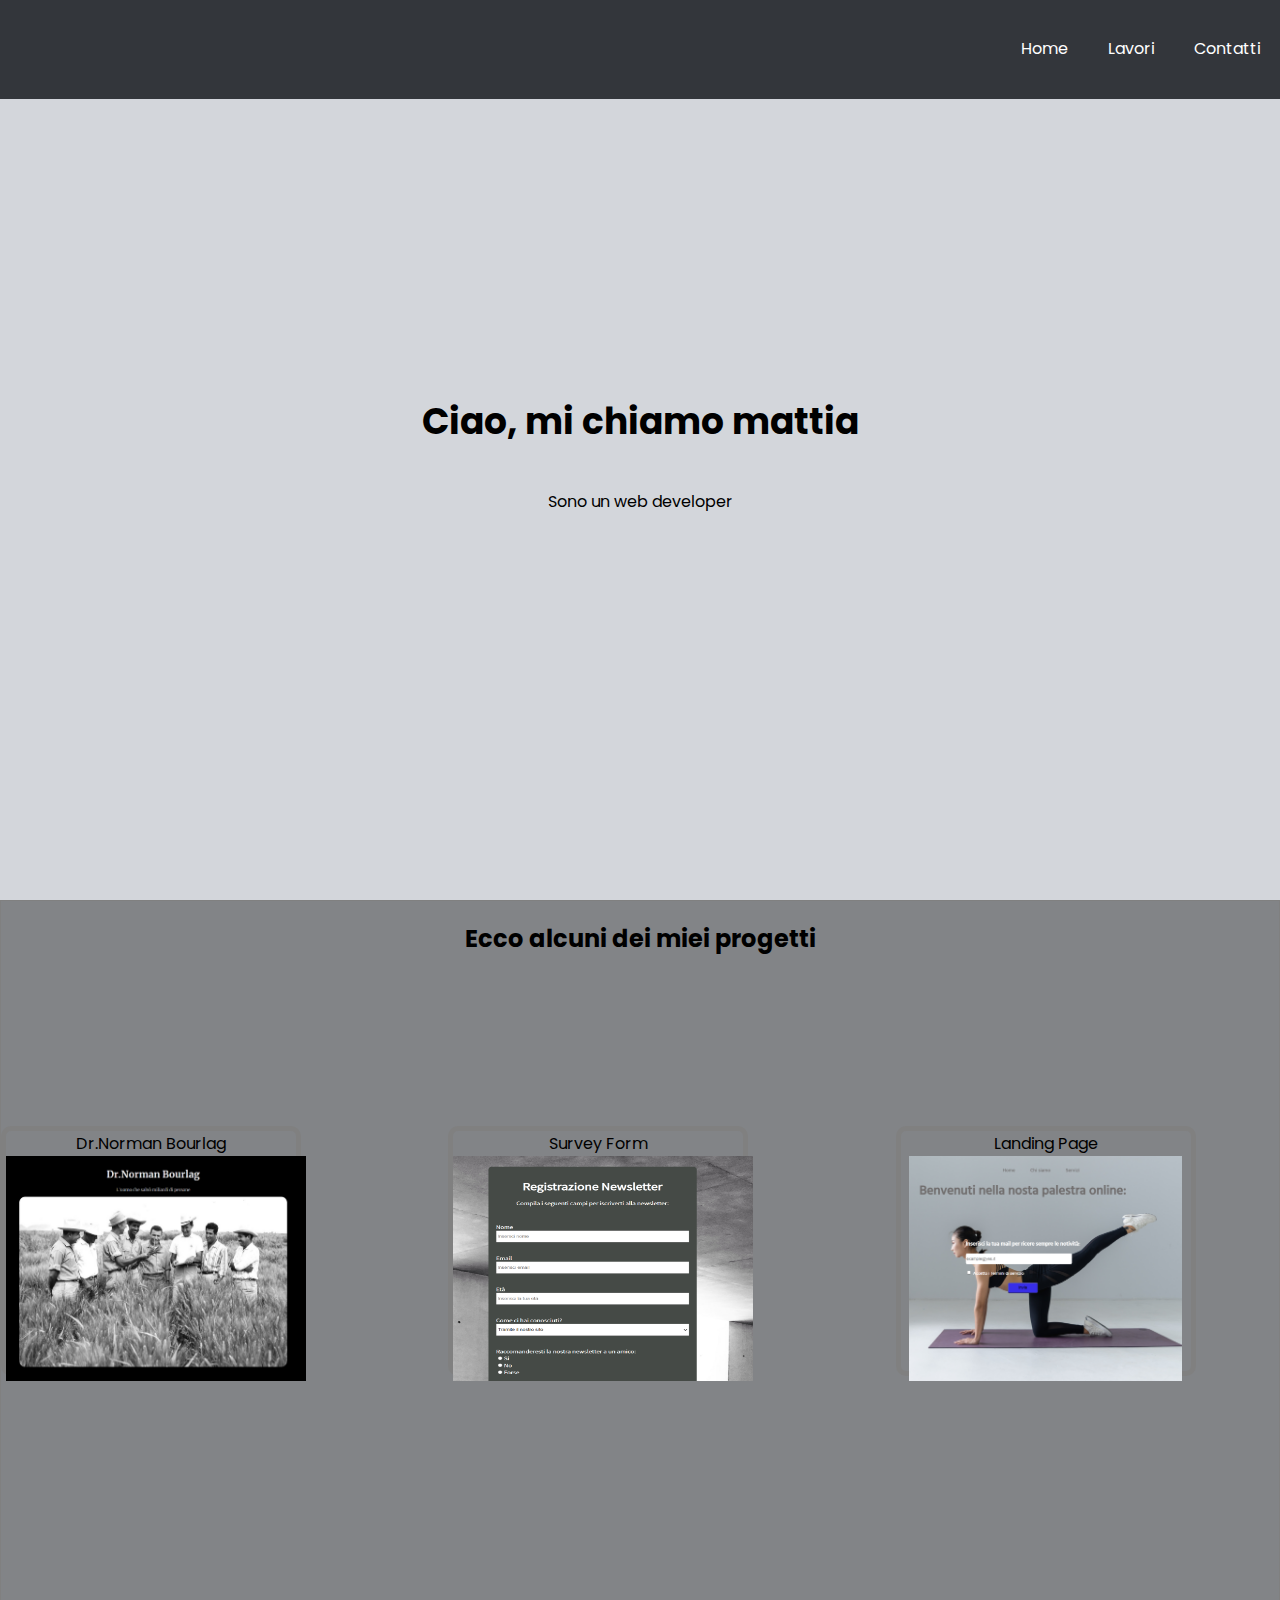
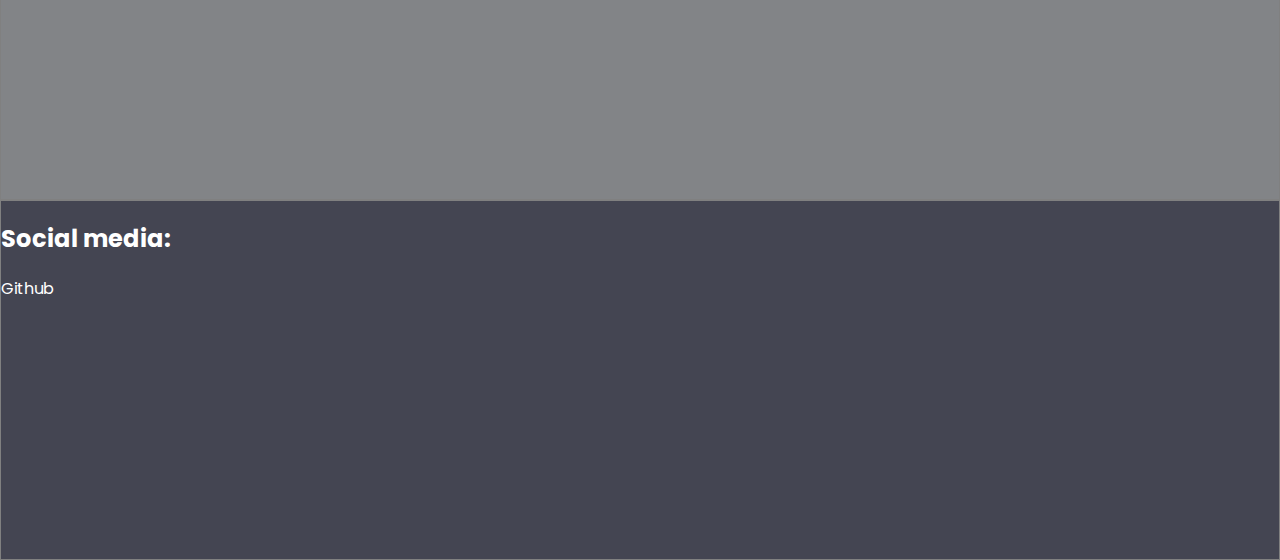
<file: Portfolio Page/index.html>
<!DOCTYPE html>
<html lang="en" dir="ltr">
  <head>
    <meta charset="utf-8">
    <link rel="stylesheet" href="style.css">
    <link rel="preconnect" href="https://fonts.gstatic.com">
<link href="https://fonts.googleapis.com/css2?family=Poppins:ital,wght@0,400;1,200&display=swap" rel="stylesheet">
    <title>Portfolio</title>
  </head>
  <body class="body">
    <nav id="navbar" class="menu">
      <ul>
        <li><a href="#welcome-section">Home</a></li>
        <li><a href="#projects">Lavori</a></li>
        <li><a href="#contatti">Contatti</a></li>
      </ul>
    </nav>

    <div id="welcome-section" class="principal">
      <h1>Ciao, mi chiamo mattia</h1>
      <p>Sono un web developer</p>
    </div>
    <div id="projects" class="projects">
      <h2>Ecco alcuni dei miei progetti</h2>
        <br>
        <br>
        <br>
        <br>
        <br>
        <br>
      <div class="project-content">
        <div id="project-title" class="project-title"><a href="Dr.Norman2/index.html">Dr.Norman Bourlag
          <img src="Dr.img.png" alt="" width="300px" height="225px">
          </a>
        </div>
        <div id="project-title" class="project-title">
          <a href="Survey form/index.html">
            Survey Form
            <img src="Sf.png" alt="" width="300px" height="225px">
          </a>
        </div>
        <div id="project-title" class="project-title">
          <a href="landing page/index.html">
            Landing Page
            <img src="Lp.png" alt="width="300px" height="225px"">
          </a>
        </div>
      </div>
    </div>

    <div id="contatti" class="contatti">
      <h2>Social media:</h2>
      <div class="contact-links">
        <a href="https://github.com/Mattiamonni" id="profile-link">
          Github
        </a>
      </div>

    </div>

  </body>
</html>
</file>
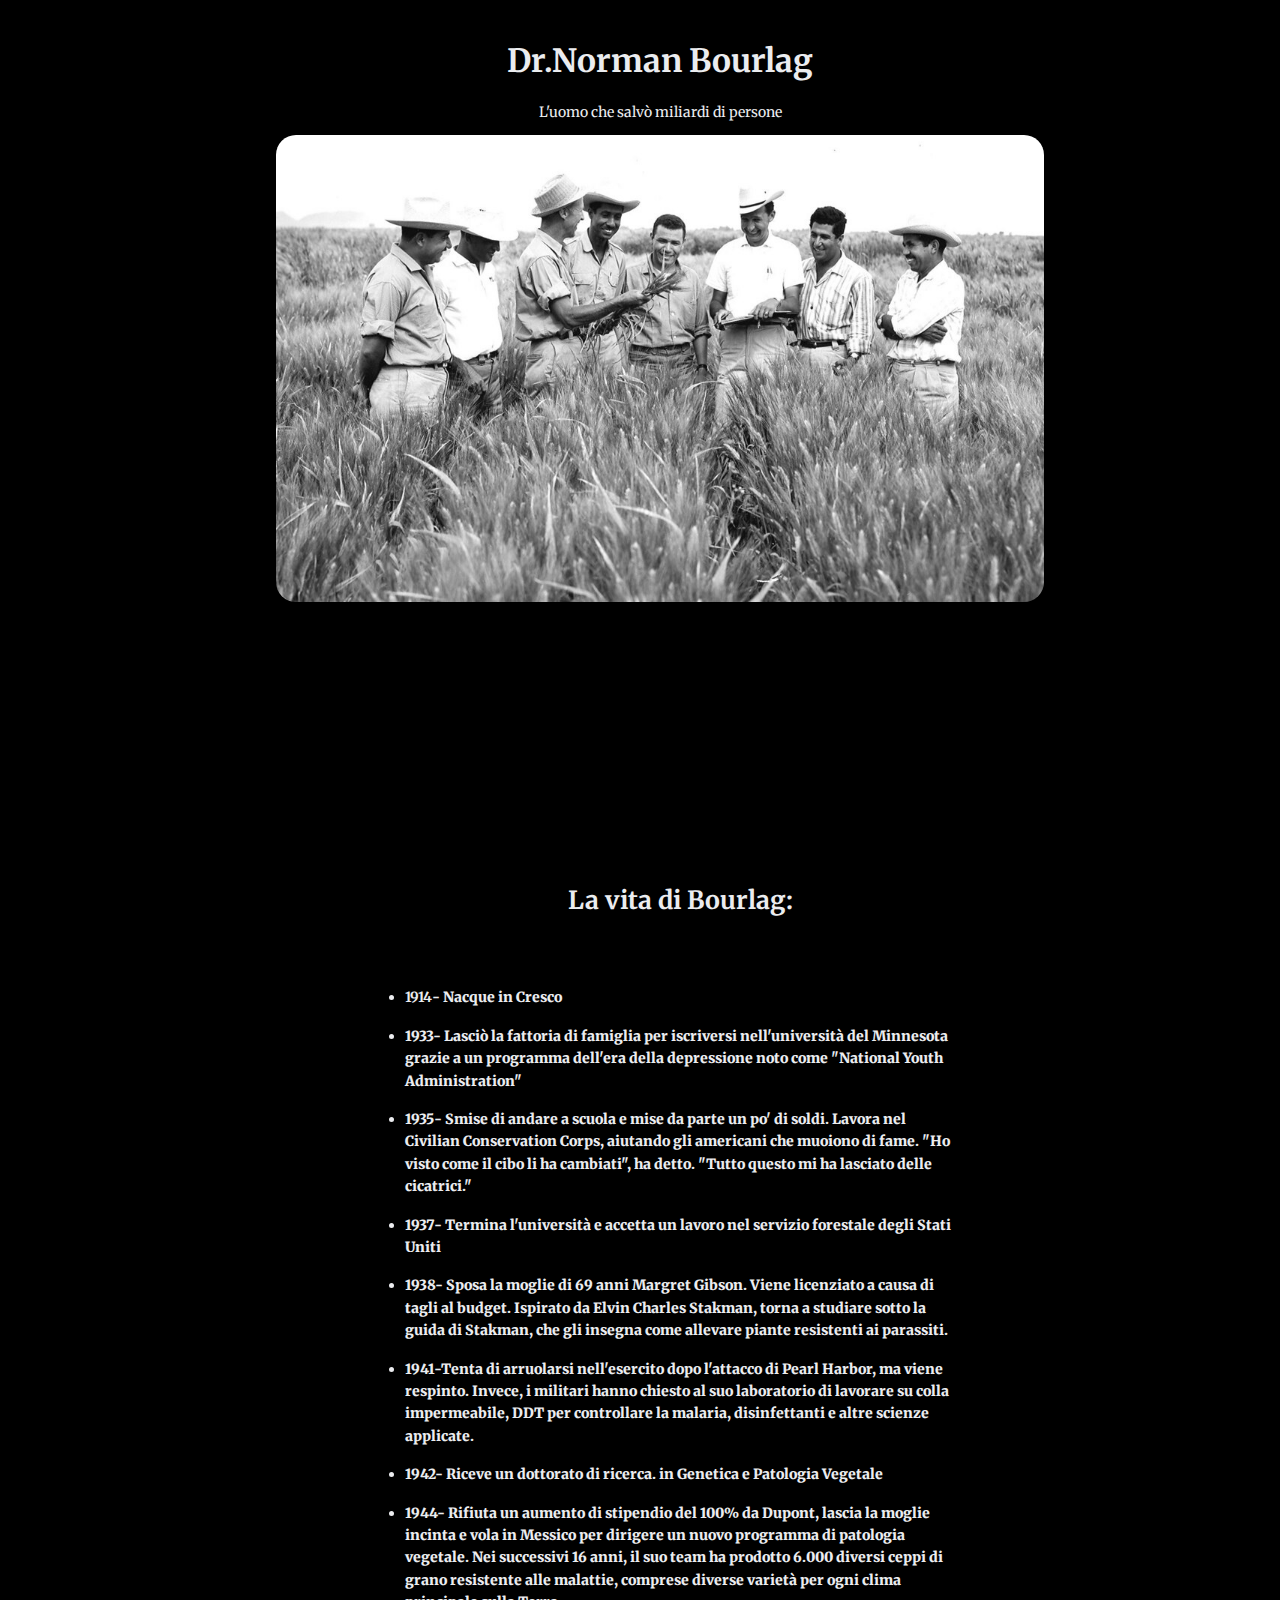
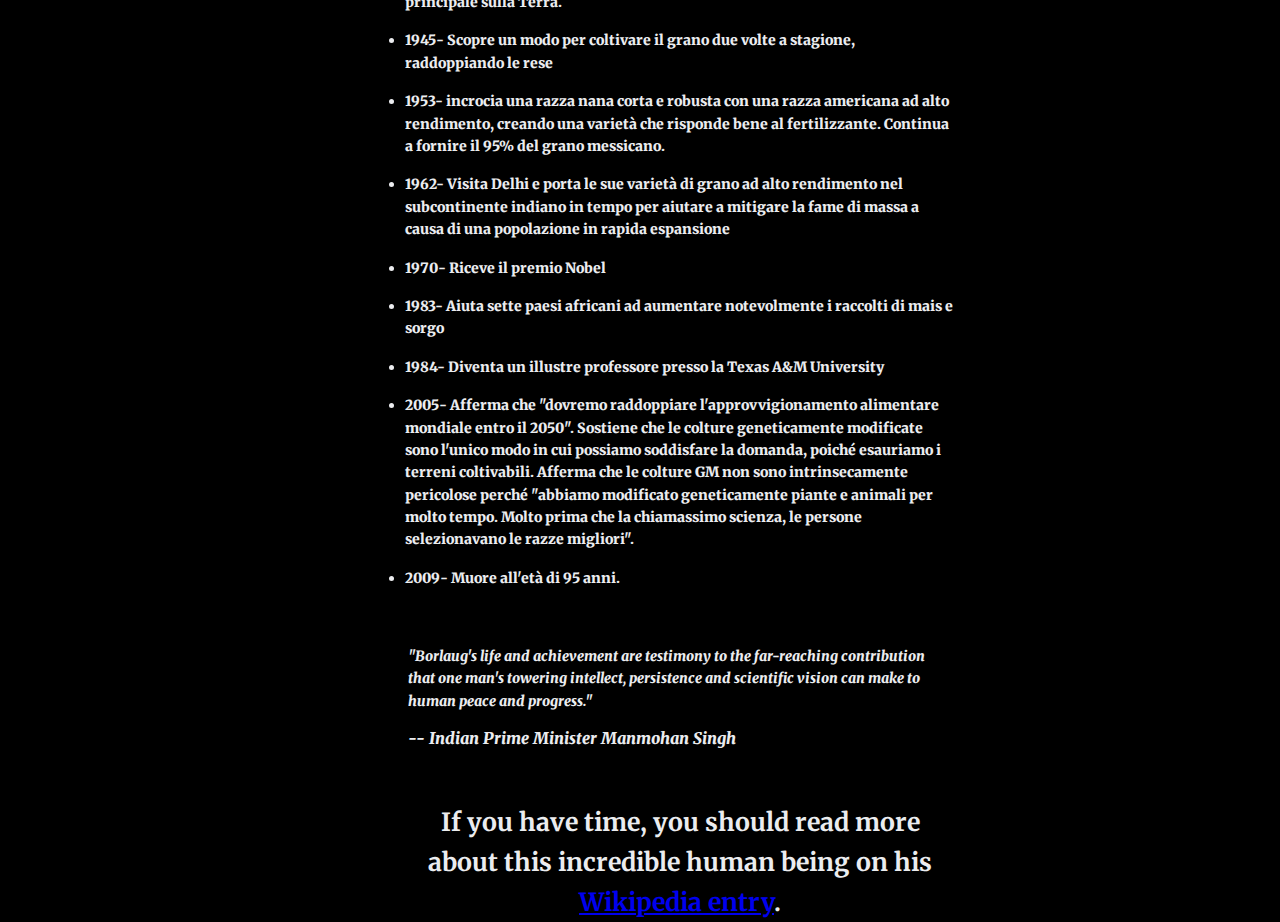
<file: Portfolio Page/Dr.Norman2/index.html>
<html lang="en" dir="ltr">
  <head>
    <meta charset="utf-8">
    <title>Dr Norman Bourlag</title>
    <link rel="preconnect" href="https://fonts.gstatic.com">
<link href="https://fonts.googleapis.com/css2?family=Merriweather:wght@300;700&display=swap" rel="stylesheet">
    <link rel="stylesheet" href="css.css">
  </head>
  <body class="body">
    <main class="main">
      <h1>Dr.Norman Bourlag</h1>
      <p>L'uomo che salvò miliardi di persone</p>

    <div class="img_content">
      <img src="img.jpg" alt="" class="img">
    </div>
    <section>
      <ul>
        <h3 <class="headline" ></class>La vita di Bourlag:</h3>
        <br>
        <li><strong>1914<strong>- Nacque in Cresco</li>
        <li><strong>1933</strong>- Lasciò la fattoria di famiglia per iscriversi nell'università del Minnesota grazie a un programma dell'era della depressione noto come "National Youth Administration" </li>
        <li><strong>1935</strong>- Smise di andare a scuola e mise da parte un po' di soldi. Lavora nel Civilian Conservation Corps, aiutando gli americani che muoiono di fame. "Ho visto come il cibo li ha cambiati", ha detto. "Tutto questo mi ha lasciato delle cicatrici."</li>
        <li><strong>1937</strong>- Termina l'università e accetta un lavoro nel servizio forestale degli Stati Uniti</li>
        <li><strong>1938</strong>- Sposa la moglie di 69 anni Margret Gibson. Viene licenziato a causa di tagli al budget. Ispirato da Elvin Charles Stakman, torna a studiare sotto la guida di Stakman, che gli insegna come allevare piante resistenti ai parassiti.</li>
        <li><strong>1941</strong>-Tenta di arruolarsi nell'esercito dopo l'attacco di Pearl Harbor, ma viene respinto. Invece, i militari hanno chiesto al suo laboratorio di lavorare su colla impermeabile, DDT per controllare la malaria, disinfettanti e altre scienze applicate. </li>
        <li><strong>1942</strong>- Riceve un dottorato di ricerca. in Genetica e Patologia Vegetale</li>
        <li><strong>1944</strong>- Rifiuta un aumento di stipendio del 100% da Dupont, lascia la moglie incinta e vola in Messico per dirigere un nuovo programma di patologia vegetale. Nei successivi 16 anni, il suo team ha prodotto 6.000 diversi ceppi di grano resistente alle malattie, comprese diverse varietà per ogni clima principale sulla Terra.</li>
        <li><strong>1945</strong>- Scopre un modo per coltivare il grano due volte a stagione, raddoppiando le rese</li>
        <li><strong>1953</strong>- incrocia una razza nana corta e robusta con una razza americana ad alto rendimento, creando una varietà che risponde bene al fertilizzante. Continua a fornire il 95% del grano messicano.</li>
        <li><strong>1962</strong>- Visita Delhi e porta le sue varietà di grano ad alto rendimento nel subcontinente indiano in tempo per aiutare a mitigare la fame di massa a causa di una popolazione in rapida espansione</li>
        <li><strong>1970</strong>- Riceve il premio Nobel</li>
        <li><strong>1983</strong>- Aiuta sette paesi africani ad aumentare notevolmente i raccolti di mais e sorgo</li>
        <li><strong>1984</strong>- Diventa un illustre professore presso la Texas A&M University</li>
        <li><strong>2005</strong>- Afferma che "dovremo raddoppiare l'approvvigionamento alimentare mondiale entro il 2050". Sostiene che le colture geneticamente modificate sono l'unico modo in cui possiamo soddisfare la domanda, poiché esauriamo i terreni coltivabili. Afferma che le colture GM non sono intrinsecamente pericolose perché "abbiamo modificato geneticamente piante e animali per molto tempo. Molto prima che la chiamassimo scienza, le persone selezionavano le razze migliori".</li>
        <li><strong>2009</strong>- Muore all'età di 95 anni.</li>
        <br>

        <blockquote
        cite="http://news.rediff.com/report/2009/sep/14/pm-pays-tribute-to-father-of-green-revolution-borlaug.htm"
      >
        <p>
          "Borlaug's life and achievement are testimony to the far-reaching
          contribution that one man's towering intellect, persistence and
          scientific vision can make to human peace and progress."
        </p>
        <cite>-- Indian Prime Minister Manmohan Singh</cite>
      </blockquote>

      <h3>
         If you have time, you should read more about this incredible human being
         on his
         <a
           id="tribute-link"
           href="https://en.wikipedia.org/wiki/Norman_Borlaug"
           target="_blank"
           >Wikipedia entry</a
         >.
       </h3>


      </ul>
    </section>
    </main>
  </body>
</html>
</file>
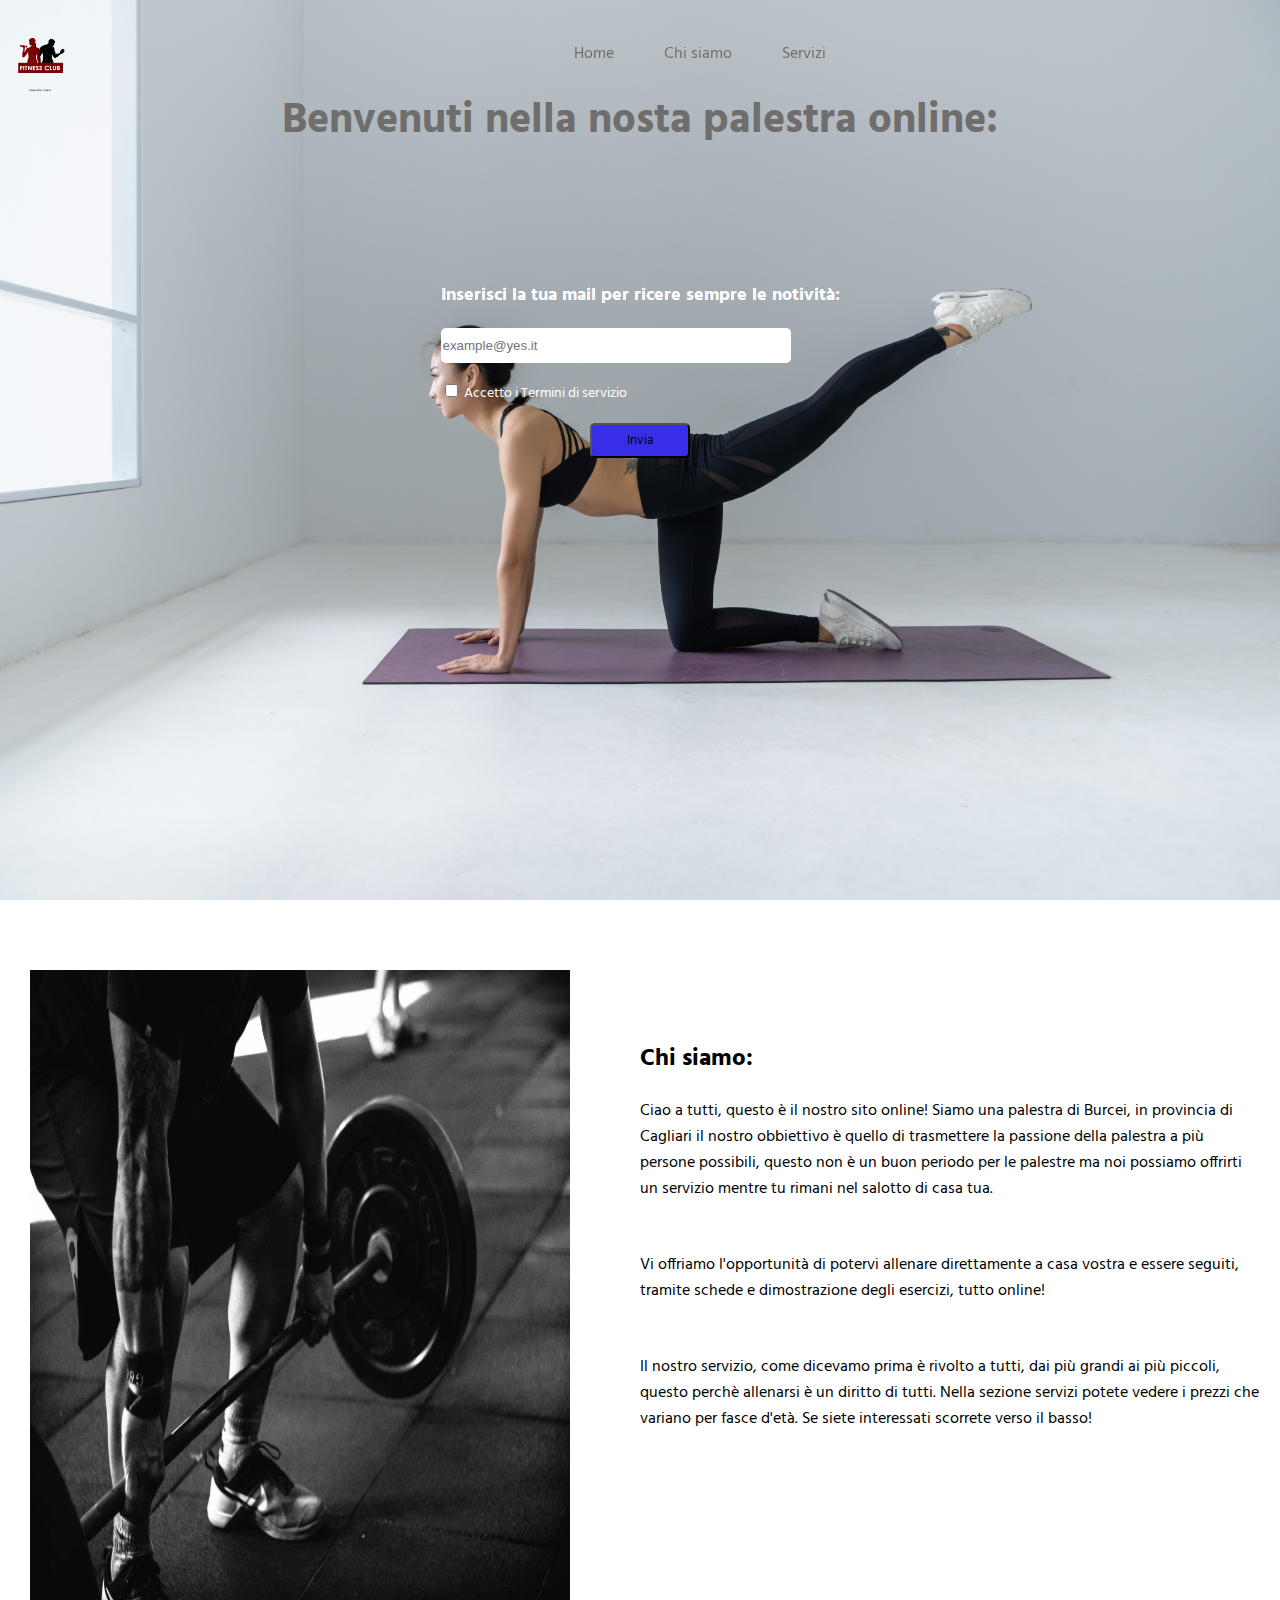
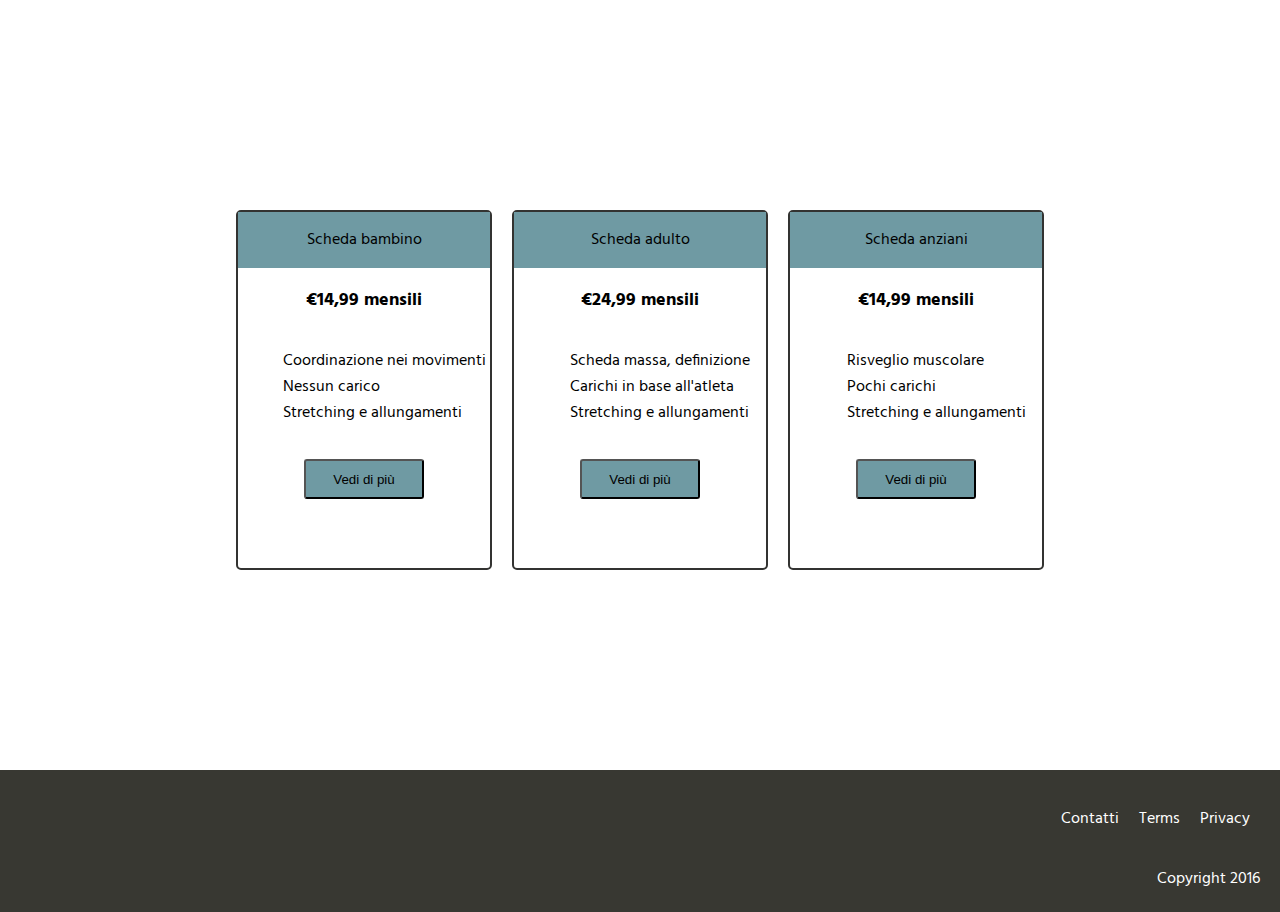
<file: Portfolio Page/landing page/index.html>
<!DOCTYPE html>
<html lang="en" dir="ltr">
  <head>
    <meta charset="utf-8">
    <link rel="stylesheet" href="style.css">

    <link rel="preconnect" href="https://fonts.gstatic.com">
<link href="https://fonts.googleapis.com/css2?family=Hind:wght@300;500&display=swap" rel="stylesheet">
    <title>Landing Page</title>
  </head>
  <body class="body" >

    <header class="navbar">
      <div class="logo">
          <a href="index.html"><img src="logo.png" alt="Il logo della nostra azienda" class="logo"></a>
          </div>
          <ul class="menu">
            <li><a href="index.html">Home</a> </li>
            <li><a href="#chisiamo">Chi siamo</a> </li>
            <li><a href="#_servizi">Servizi</a> </li>
          </ul>
    </header>

    <div class="main">
      <div class="titolo"><h1>Benvenuti nella nosta palestra online:</h1></div>
      <div class="main_mail">
        <form action="" class="mail_style">
          <label for="">
            <h3>Inserisci la tua mail per ricere sempre le notività:</h3>
            <input type="mail" class="input_mail" placeholder="example@yes.it"></label>
            <br><br>
          <label for="" class="label_check">
            <input type="checkbox" class="check_mail" required>
            Accetto i Termini di servizio
            </label>
            <br><br>
            <div class="btn_content">
              <button type="submit" name="button" class="btn">Invia</button>
            </div>
        </form>
      </div>
    </div>

        <div class="chisiamo" id="chisiamo">
          <div class="img_container">
            <img src="imgdsc.jpg" alt="" class="img">
        </div>
        <div class="description">
          <h2>Chi siamo:</h2>
            <p>Ciao a tutti, questo è il nostro sito online! Siamo una palestra di Burcei, in provincia di Cagliari il nostro obbiettivo è quello di trasmettere la passione della palestra a più persone possibili, questo non è un buon periodo per le palestre ma noi possiamo offrirti un servizio mentre tu rimani nel salotto di casa tua.</p>
          <br>
            <p>Vi offriamo l'opportunità di potervi allenare direttamente a casa vostra e essere seguiti, tramite schede e dimostrazione degli esercizi, tutto online!</p>
          <br>
            <p>Il nostro servizio, come dicevamo prima è rivolto a tutti, dai più grandi ai più piccoli, questo perchè allenarsi è un diritto di tutti. Nella sezione servizi potete vedere i prezzi che variano per fasce d'età. Se siete interessati scorrete verso il basso!</p>
        </div>
    </div>

    <div class="servizi" id="_servzi">
      <div class="schede">
        <div class="titolos">Scheda bambino</div>
        <h3>€14,99 mensili</h3>
          <ol>
            <li>Coordinazione nei movimenti</li>
            <li>Nessun carico</li>
            <li>Stretching e allungamenti</li>
          </ol>
          <br>
          <button type="button" name="button" class="btn_schede">Vedi di più</button>
      </div>
      <div class="schede">
        <div class="titolos">Scheda adulto</div>
        <h3>€24,99 mensili</h3>
          <ol>
            <li>Scheda massa, definizione</li>
            <li>Carichi in base all'atleta</li>
            <li>Stretching e allungamenti</li>
          </ol>
          <br>
          <button type="button" name="button" class="btn_schede">Vedi di più</button>
      </div>
      <div class="schede">
        <div class="titolos">Scheda anziani</div>
        <h3>€14,99 mensili</h3>
          <ol>
            <li>Risveglio muscolare</li>
            <li>Pochi carichi</li>
            <li>Stretching e allungamenti</li>
          </ol>
          <br>
          <button type="button" name="button" class="btn_schede">Vedi di più</button>
      </div>
    </div>


  <footer class="footer">
    <ol>
      <li>Contatti</li>
      <li>Terms</li>
      <li>Privacy</li>
    </ol>
    <br>
    <span>Copyright 2016</span>
  </footer>

  </body>
</html>
</file>
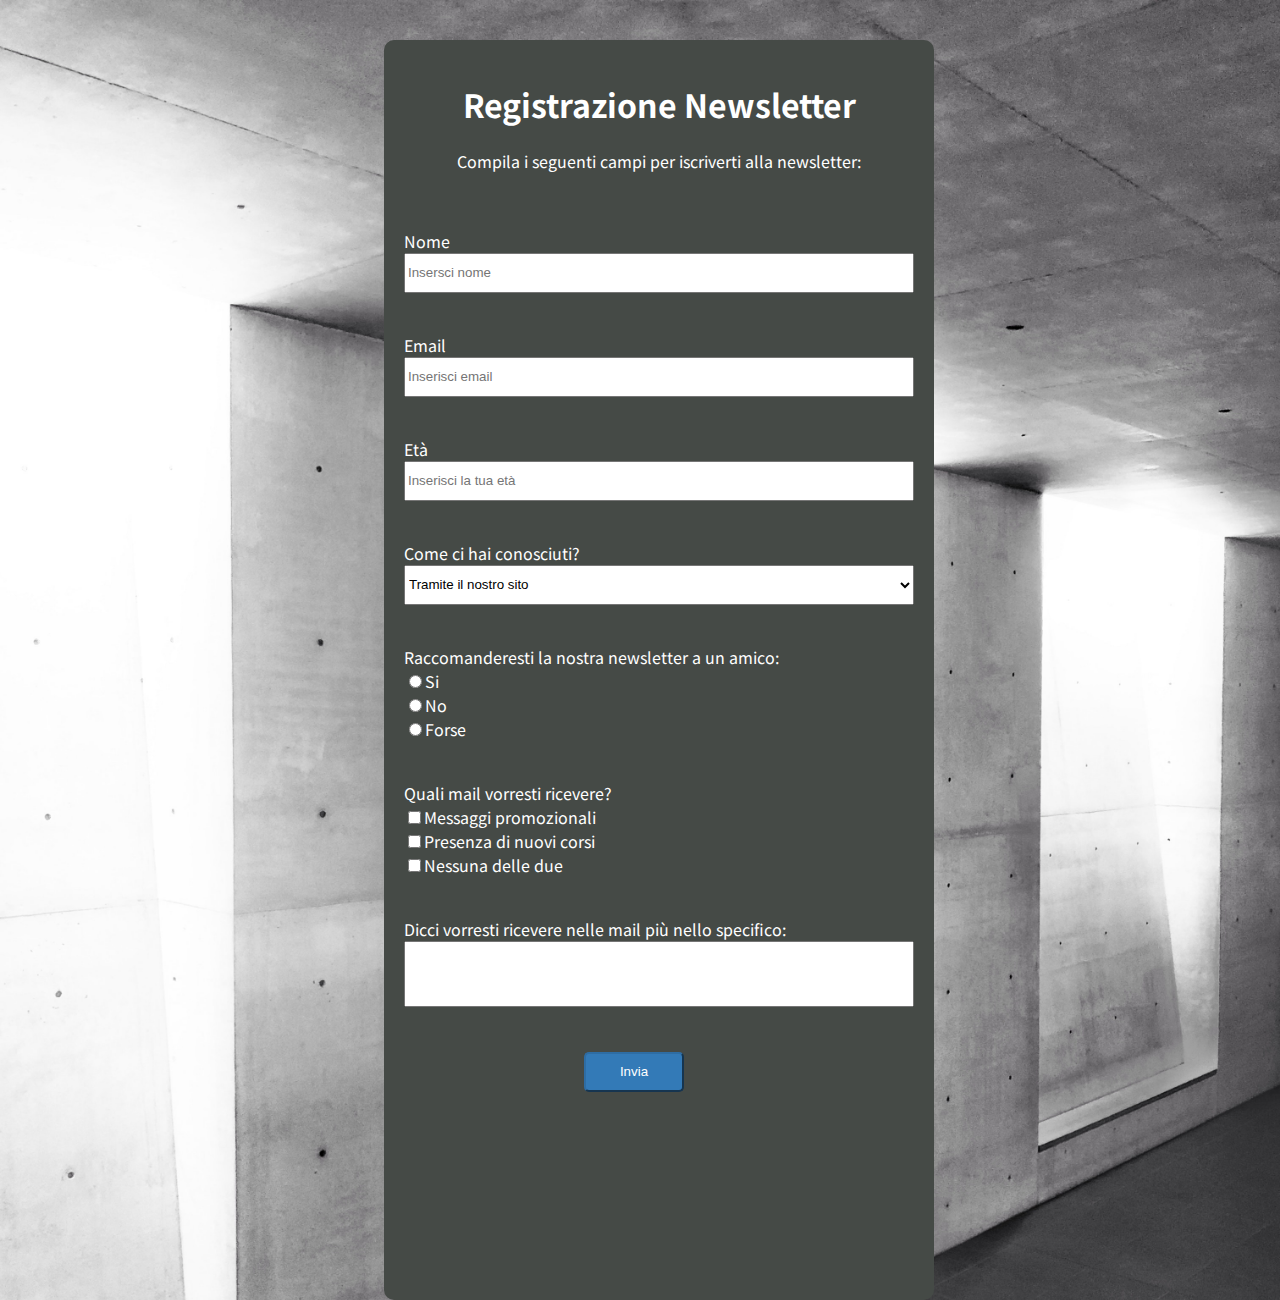
<file: Portfolio Page/Survey form/index.html>
<!DOCTYPE html>
<html lang="en" dir="ltr">
  <head>
    <meta charset="utf-8">
    <link rel="stylesheet" href="style.css">
    <link rel="preconnect" href="https://fonts.gstatic.com">
<link href="https://fonts.googleapis.com/css2?family=Noto+Sans+KR:wght@300;400&display=swap" rel="stylesheet">
    <title>Survey form</title>
  </head>
  <body class="body">
    <div class="conteiner">
  <header class="header">
    <h1 id="title">Registrazione Newsletter</h1>
    <p id="description">Compila i seguenti campi per iscriverti alla newsletter:</p>
  </header>
      <form action="" id="surveyform">
        <div class="form-group">
        <label for="" id="name-label">
          Nome
          <br>
          <input type="text" id="name" name="" value="" class="input" placeholder="Insersci nome" required>
        </label>
        </div>
        <div class="form-group">
        <label for="" id="email-label">
          Email
          <br>
          <input type="email" id="email" name="" value="" class="input" placeholder="Inserisci email" required>
        </label>
        </div>
        <div class="form-group">
        <label for="" id="number-label">
          Età
          <br>
          <input type="number" id="number" class="input" name="" value="" min="14" max="65" placeholder="Inserisci la tua età" required>
        </label>
        </div>
        <div class="form-group">
        <label for="" id="dropdown">
          Come ci hai conosciuti?
          <br>
          <select name="" id="choose" class="input">
            <option value="">Tramite il nostro sito</option>
            <br>
            <option value="">Tramite amici</option>
            <br>
            <option value="">Tramite i social</option>
          </select>
        </label>
        </div>
        <div class="form-group">
        <label for="" id="radio-label">
          Raccomanderesti la nostra newsletter a un amico:
          <br>
          <input type="radio" id="radio" name="radio">Si
          <br>
          <input type="radio" id="radio" name="radio">No
          <br>
            <input type="radio" id="radio" name="radio">Forse
        </label>
        </div>
        <div class="form-group">
        <label for="" id="checkbox-label">
          Quali mail vorresti ricevere?
          <br>
          <input type="checkbox" id="checkbox" value="Messaggi">Messaggi promozionali
          <br>
          <input type="checkbox" id="checkbox" value="Nuovi">Presenza di nuovi corsi
          <br>
          <input type="checkbox" id="checkbox" value="Nessuna">Nessuna delle due
          <br>
        </label>
        </div>
        <div class="form-group">
        <label for="" id="textare-label">
          Dicci vorresti ricevere nelle mail più nello specifico:
          <br>
          <textarea name="" id="text" rows="4" cols="50""></textarea>
        </label>
        </div>
        <div class="form-group">
        <button id="button" type="submit" name="button" class="btn">Invia</button>
        </div>
      </form>
    </div>



  </body>
</html>
</file>
<file: Portfolio Page/style.css>
html {
  scroll-behavior: smooth;
}

.body{
  margin: 0;
  font-family: 'Poppins', sans-serif;
  overflow-x: hidden;
}


h1{
  font-size: 36px;
}


/* ! navbar */

.menu{
  width: 100%;
  height: 11vh;
  position: fixed;
  background: #33363b;
}

.menu ul{
  display: flex;
  justify-content: flex-end;
}

.menu li{
  display: inline-block;
  padding: 20px;
}

.menu li a{
  color: #fff;
  text-decoration: none;
}

/* ! Principal */

.principal{
  display: flex;
  flex-direction: column;
  align-items: center;
  justify-content: center;
  height: 100vh;
  width: 100%;
  background: #d3d6db;
}

/* ! projects */

.projects{
  border: 1px solid gray;
  height: 100vh;
  width: 100%;
  background: #828487;
}

.projects h2{
  text-align: center;
}

.project-content{
  display: grid;
    grid-template-columns: repeat(auto-fit, minmax(320px, 1fr));
    grid-gap: 4rem;
    width: 100%;
    max-width: 1280px;
    margin: 0 auto;
    margin-bottom: 6rem;
}

.project-title{
  border: 5px solid gray;
  border-radius: 10px;
  width: 300px;
  height: 250px;
  text-align: center;
}

.project-title a{
  text-decoration: none;
  color: #000;
}

.contatti{
  border: 1px solid gray;
  width: 100%;
  height: 40vh;
  background: #444552;
  color: #fff;
}

.contact-links a{
  color:#fff;
  text-decoration: none;

}


@media (max-width: 75em)
html {
    font-size: 60%;
}


*,
*:before,
*:after {
  -webkit-box-sizing: border-box;
     -moz-box-sizing: border-box;
          box-sizing: border-box;
}
</file>
<file: Portfolio Page/Dr.Norman2/css.css>
.body{
  margin: 0;
  padding: 0;
  font-family: 'Merriweather', serif;
  background-color: #000;

}
h1{
  font-size: 2rem;

}

a{

}

/* ! header */
.main{
  width: 100%;
  height: 20vh;
  text-align: center;
  padding: 20px;
  color:#ebecef;
}

/* ! img_content */
.img_content{
  width: 100%;
  height: 80vh;
}

.img{
  height: auto;
  max-width: 60%;
  display:block;
  margin: 0 auto;
  border-radius: 20px;
}

/* ! description */
.headline{
  margin: 15px 0;
  text-align: center ;
}
ul{
  max-width: 550px;
  margin: 10px auto 50px auto;
  text-align: left;
  line-height: 1.6;
}
li{
  margin: 16px 0;
  font-size: 14px;
}
h3{
  text-align: center;
  font-size: 25px;
}

p{
  font-size: 14px ;
}

blockquote {
  font-style: italic;
  max-width: 545px;
  margin: 0 auto 50px auto;
  text-align: left;
}


@media (max-width: 460px;){
  .main{margin:0;}

  .img_content{
    padding: 10px;
    margin: 0;}

  .img{
    max-width: 100%;
    display: block;
    height: auto;
    margin: 0 auto;

}
</file>
<file: Portfolio Page/landing page/style.css>
.body{
  margin: 0;
  color:#000;
  overflow-x:  hidden;
}

h1{
  font-size: 42px;
  font-family: 'Hind', sans-serif;

}

h3 {
  font-size: 18px ;
  font-family: 'Hind', sans-serif;
  text-align: center;

}

h2{
  font-family: 'Hind', sans-serif;
  font-size: 24px;
}

p{
  font-family: 'Hind', sans-serif;
  font-size: 16px;
}

.navbar{
  width: 100%;
  position: fixed;
  top: 0;
  left: 50%;
  transform: translate(-50%);
  display: flex;
  max-width: 1515px;
  align-items: center;
  z-index: 1;
}

.menu{
  width: 100%;
  z-index: 0;
  display: flex;
  align-items: center;
  justify-content:center;
}

.menu li{
  display: inline-block;
  font-family: 'Hind', sans-serif;


}

.menu li a {
  color: #706d6d;
  padding: 25px;
  display: block;
  text-decoration: none;
}

.logo{
  height: 80px;
  width: 80px;
  z-index: 0;
  }


  .main{
  height: 100vh;
  width: 100%;
  background: url('background.jpg') no-repeat center;
  background-size: cover;
  display:flex;
  align-items: center;
  flex-direction: column;
  color:#706d6d;
  }


.titolo{
  padding: 60px;
}

.main_mail{
  width: 600px;
  height: 300px;
  display: flex;
  justify-content: center;
  padding: 20px;
  color:#fff;
}

.input_mail{
  width: 350px;
  height: 35px;
  border: 3px #a1b5b4;
  border-radius: 5px;
}

.check_mail{
  border-radius: 2px;
}

.label_check{
  font-family: 'Hind', sans-serif;
  font-size: 14px;
}

.btn_content{
  display: flex;
  justify-content: center;
}

.btn{
  font-family: 'Hind', sans-serif;
  width: 100px;
  height: 35px;
  border-radius: 5px;
  background: #382ee8;
}
.btn:hover{
  background: #564fdb;
}

/* ! Chi siamo */

.chisiamo{
  height: 100vh;
  width: 100%;
  padding: 20px;
  display: flex;
}
.img_container{
  height: 80vh;
  width: 50%;
  padding-top: 50px;
  padding-left: 10px;
  padding-right: 70px;
}

.img{
  height: 70vh;
  width: 100%;
  z-index: 0;
}

.description{
  height: auto;
  width: 50%;
  padding-top: 100px;
}

/* ! Servizi */

.servizi{
  height: 60vh;
  width: 100%;
  display: flex;
  flex-direction: row;
  justify-content: center;
}

.schede{
  border: 2px solid #333331;
  width: 20%;
  height: 40vh;
  margin: 10px;
  display: flex;
  flex-direction: column;
  align-items:center;
  border-radius: 5px;
}

.titolos{
  font-family: 'Hind', sans-serif;
  padding: 15px 0;
  text-align: center;
  width: 100%;
  background: #6f9aa3;
}

.schede ol{
  font-family: 'Hind', sans-serif;
  list-style-type: none;
  margin: 15px 0;
}

.btn_schede{
  margin: 0;
  padding: 0 20px;
  height: 40px;
  width: 120px;
  background: #6f9aa3;
  border-radius: 3px ;
}


/* ! footer */
 .footer{
   margin-top: 30px;
   background: #383832;
   padding: 20px;
 }
 .footer ol{
   display: flex;
  justify-content: flex-end;
 }

 .footer ol li{
   font-family: 'Hind', sans-serif;
   padding: 0 10px;
   list-style-type: none;
   color: #fff;
 }

.footer span{
  font-family: 'Hind', sans-serif;
  display: flex;
  justify-content: flex-end;
  color: #fff;

}

*,
*:before,
*:after {
  -webkit-box-sizing: border-box;
     -moz-box-sizing: border-box;
          box-sizing: border-box;
}
</file>
<file: Portfolio Page/Survey form/style.css>
.body{
  margin: 0;
  padding: 40px;
  font-family: 'Noto Sans KR', sans-serif;
  background:  url('background.jpg') no-repeat;
  background-size: cover;
  color:#fff;
}



textarea{
  resize: none;
  width: 100%;
}

button{
  height: 40px;
  width: 100px;
  border-radius: 5px;
  margin: 0 auto;
  position: absolute;
  left: 200px;
  background: #337ab7;
  border-color: #2e6da4;
  color: #fff;
  }

  button:hover{
    color: #fff;
    background-color: #286090;
    border-color: #204d74;
  }



.conteiner{
  width: 550px;
  height: 140vh;
  display: flex;
  flex-direction: column;
  position: absolute;
  left: 30%;
  background: #454a46;
  border-radius: 10px  ;
}

.header{
  padding: 20px;
  text-align: center;
}

.form-group{
  padding: 20px;
}

.input{
  width: 100%;
  height: 40px;
}

*,
*:before,
*:after {
  -webkit-box-sizing: border-box;
     -moz-box-sizing: border-box;
          box-sizing: border-box;
}
</file>
